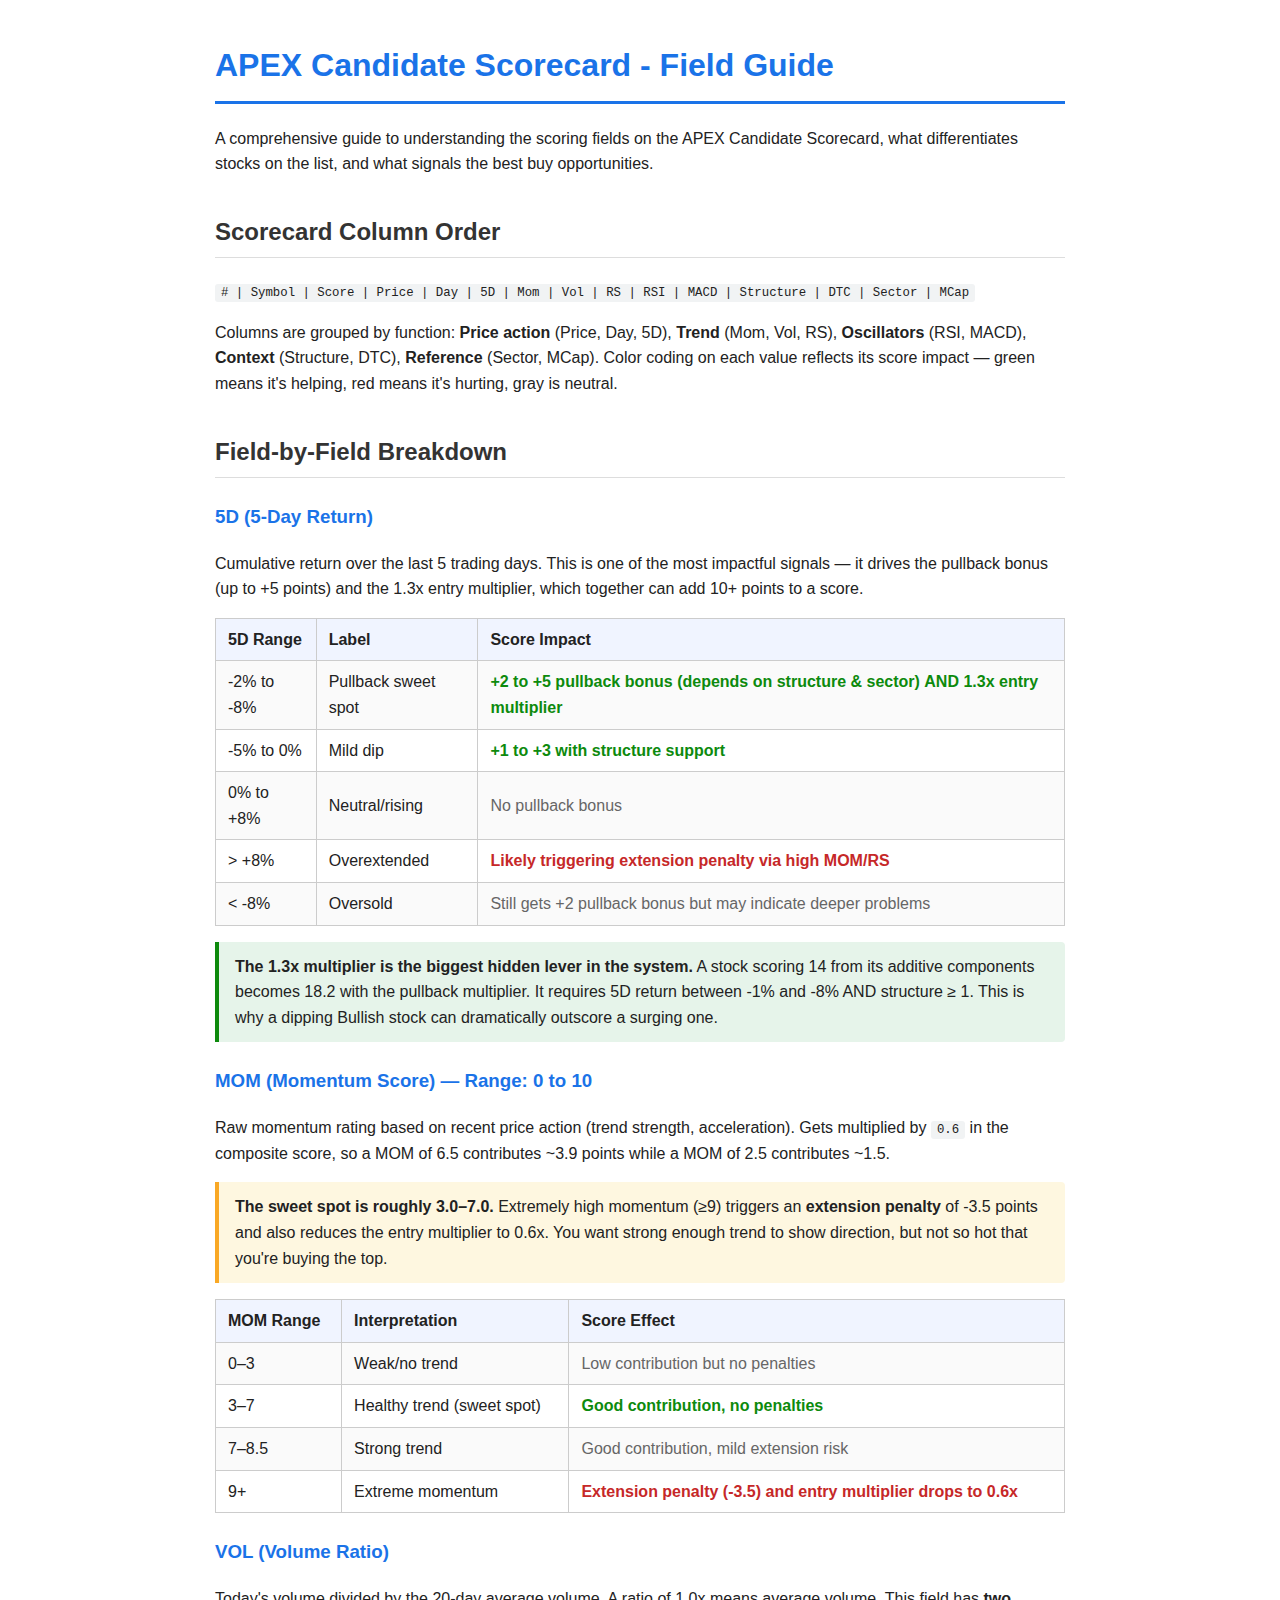
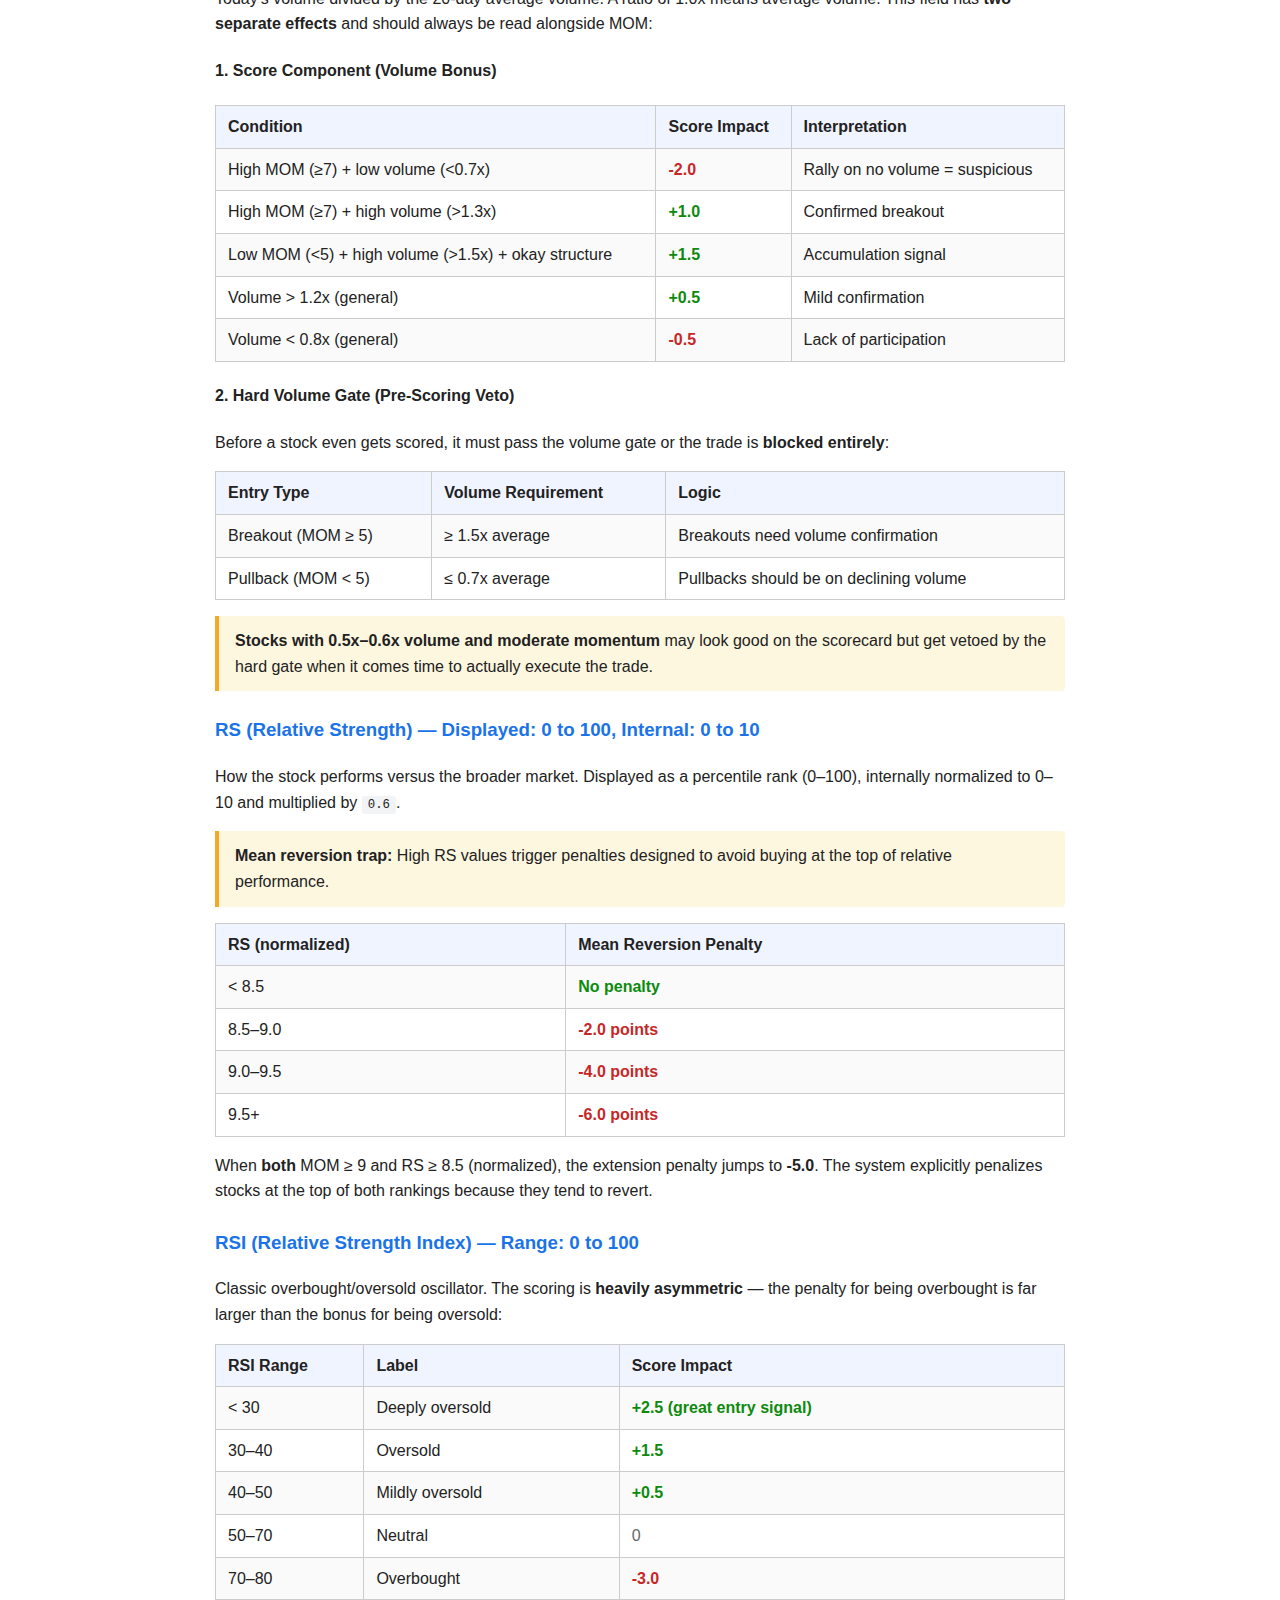
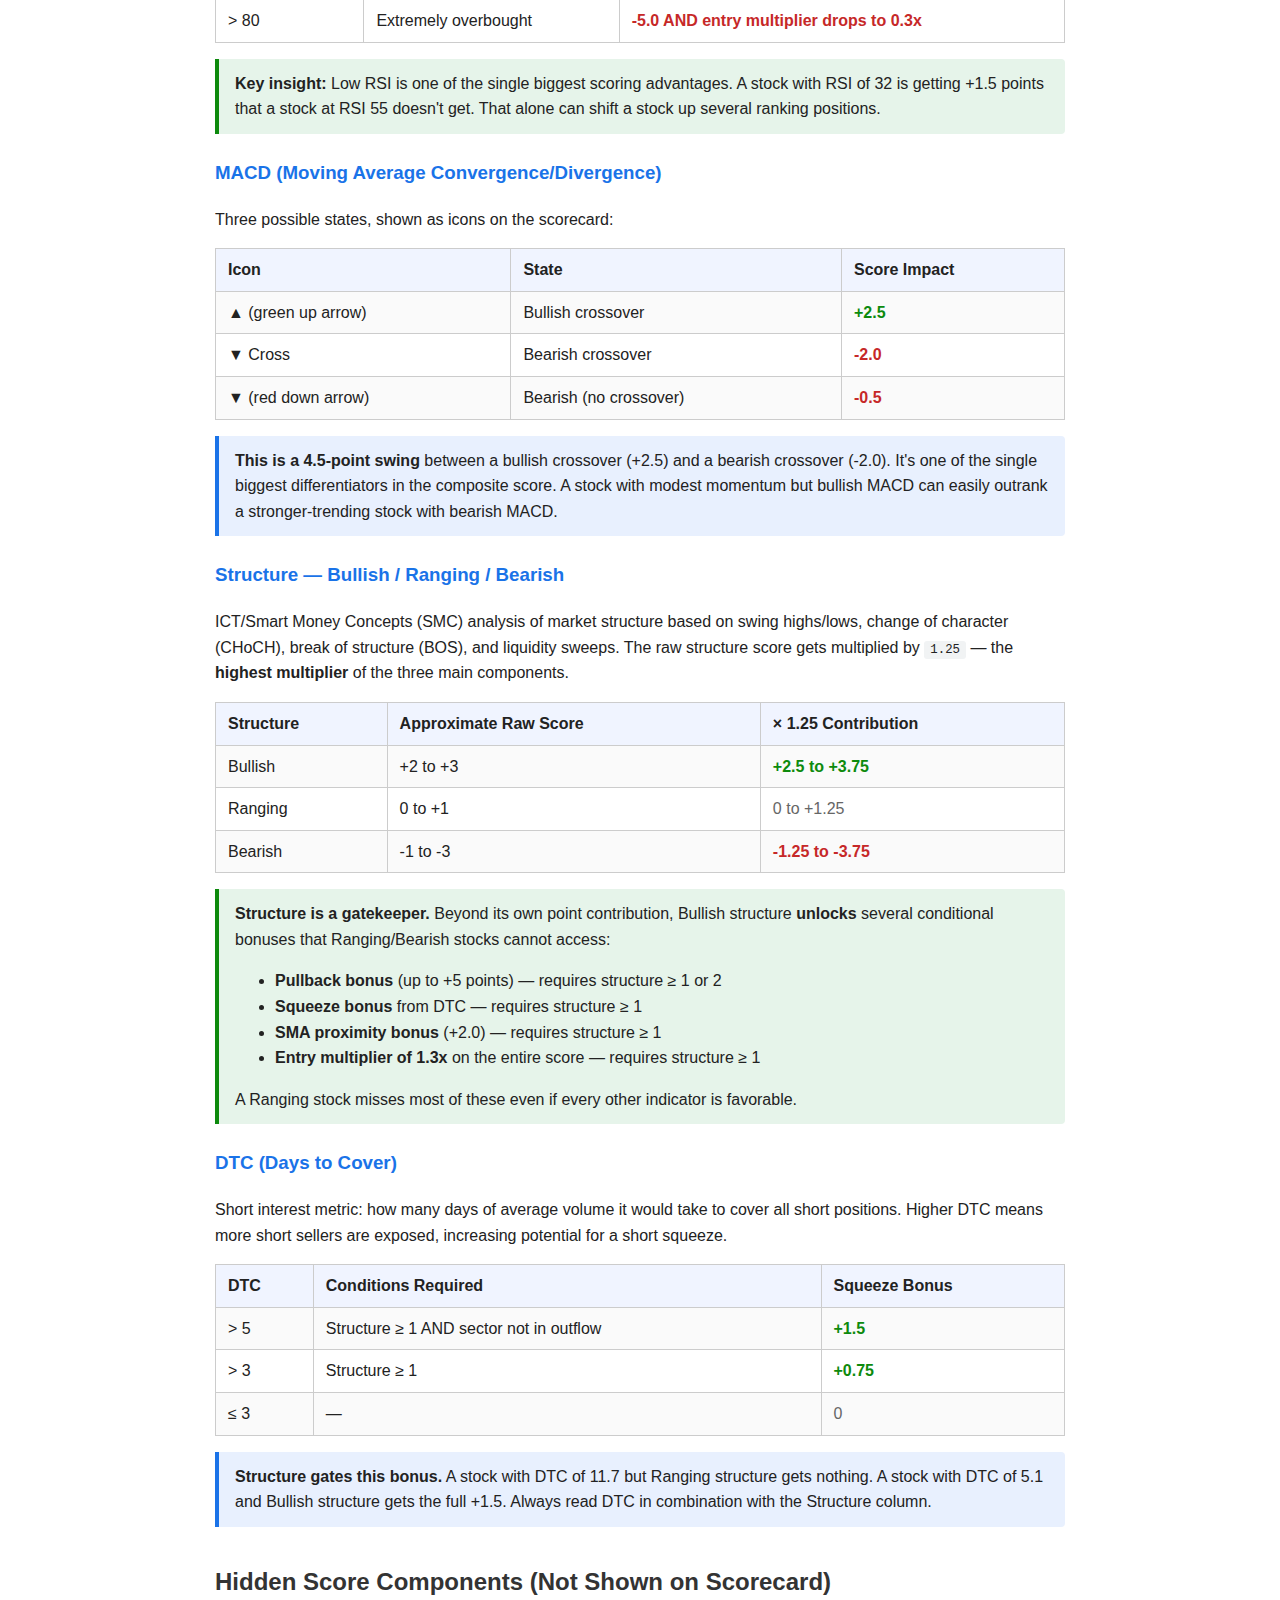
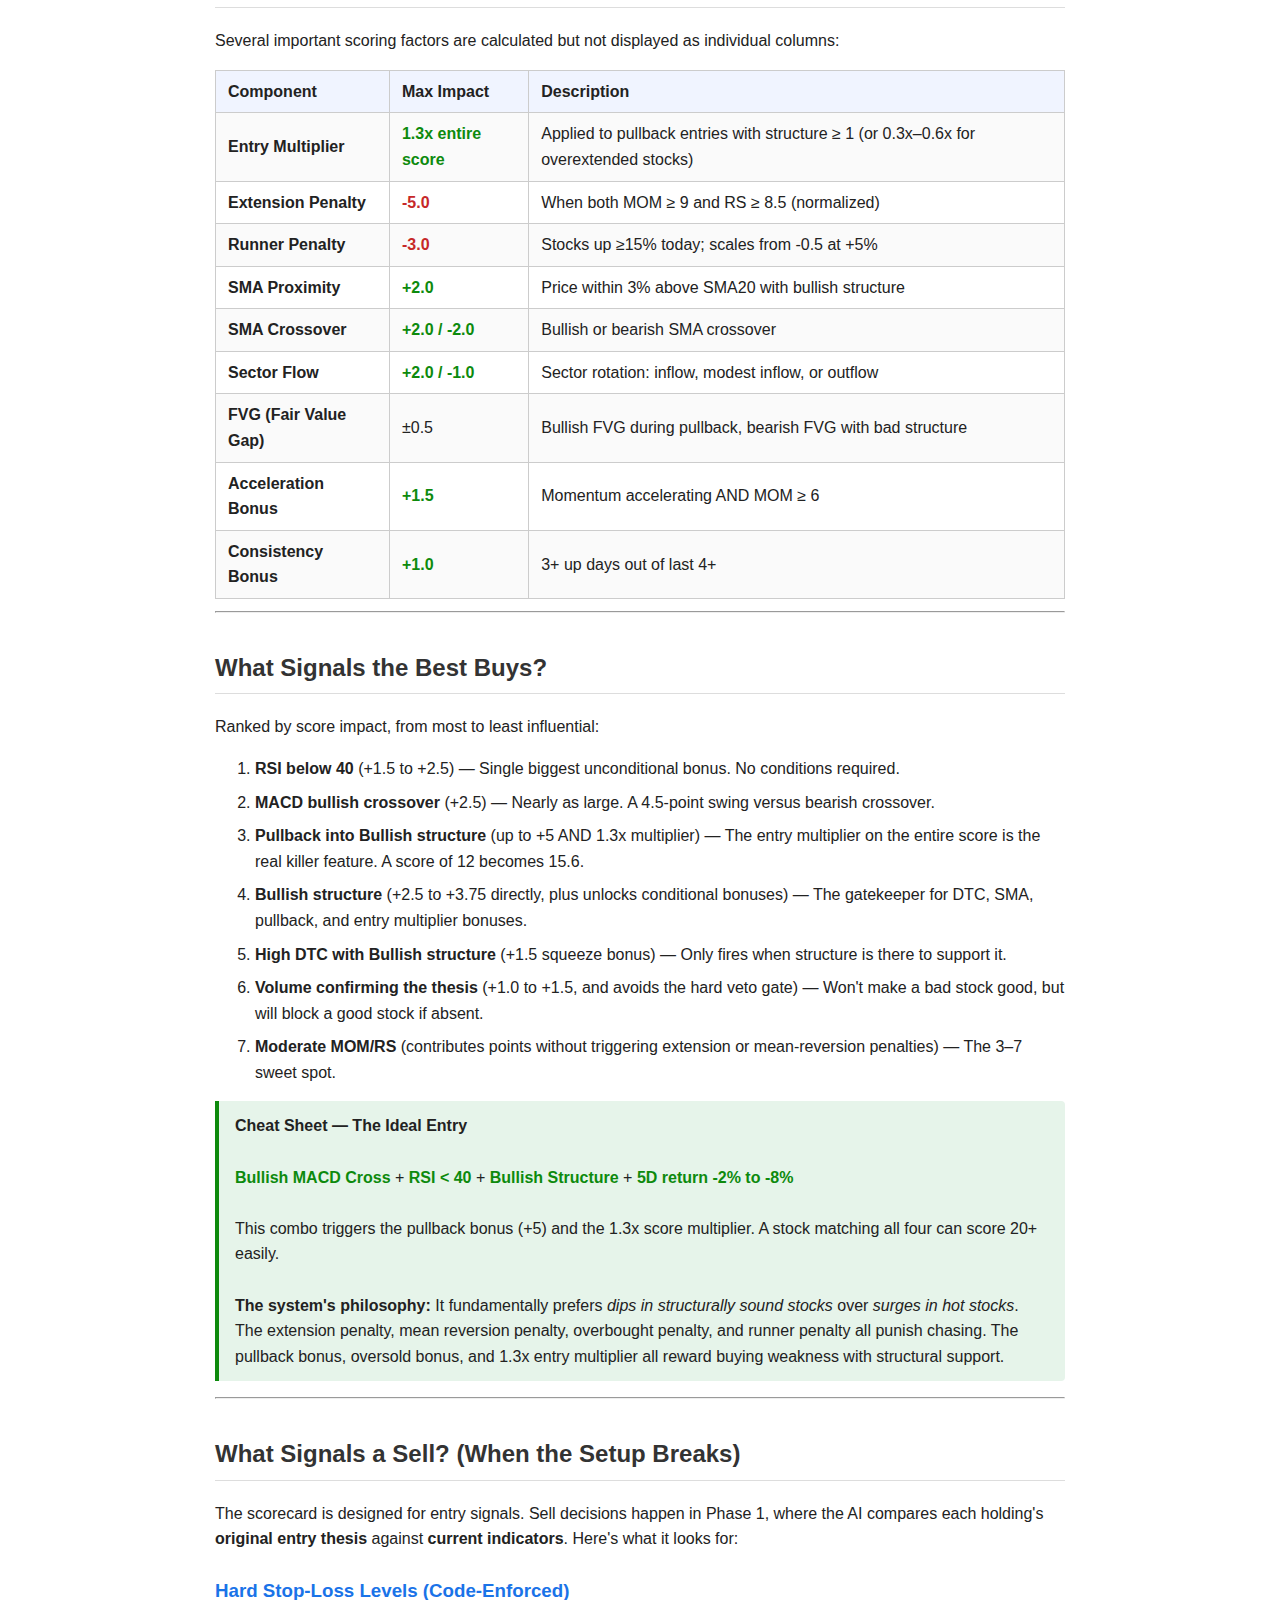
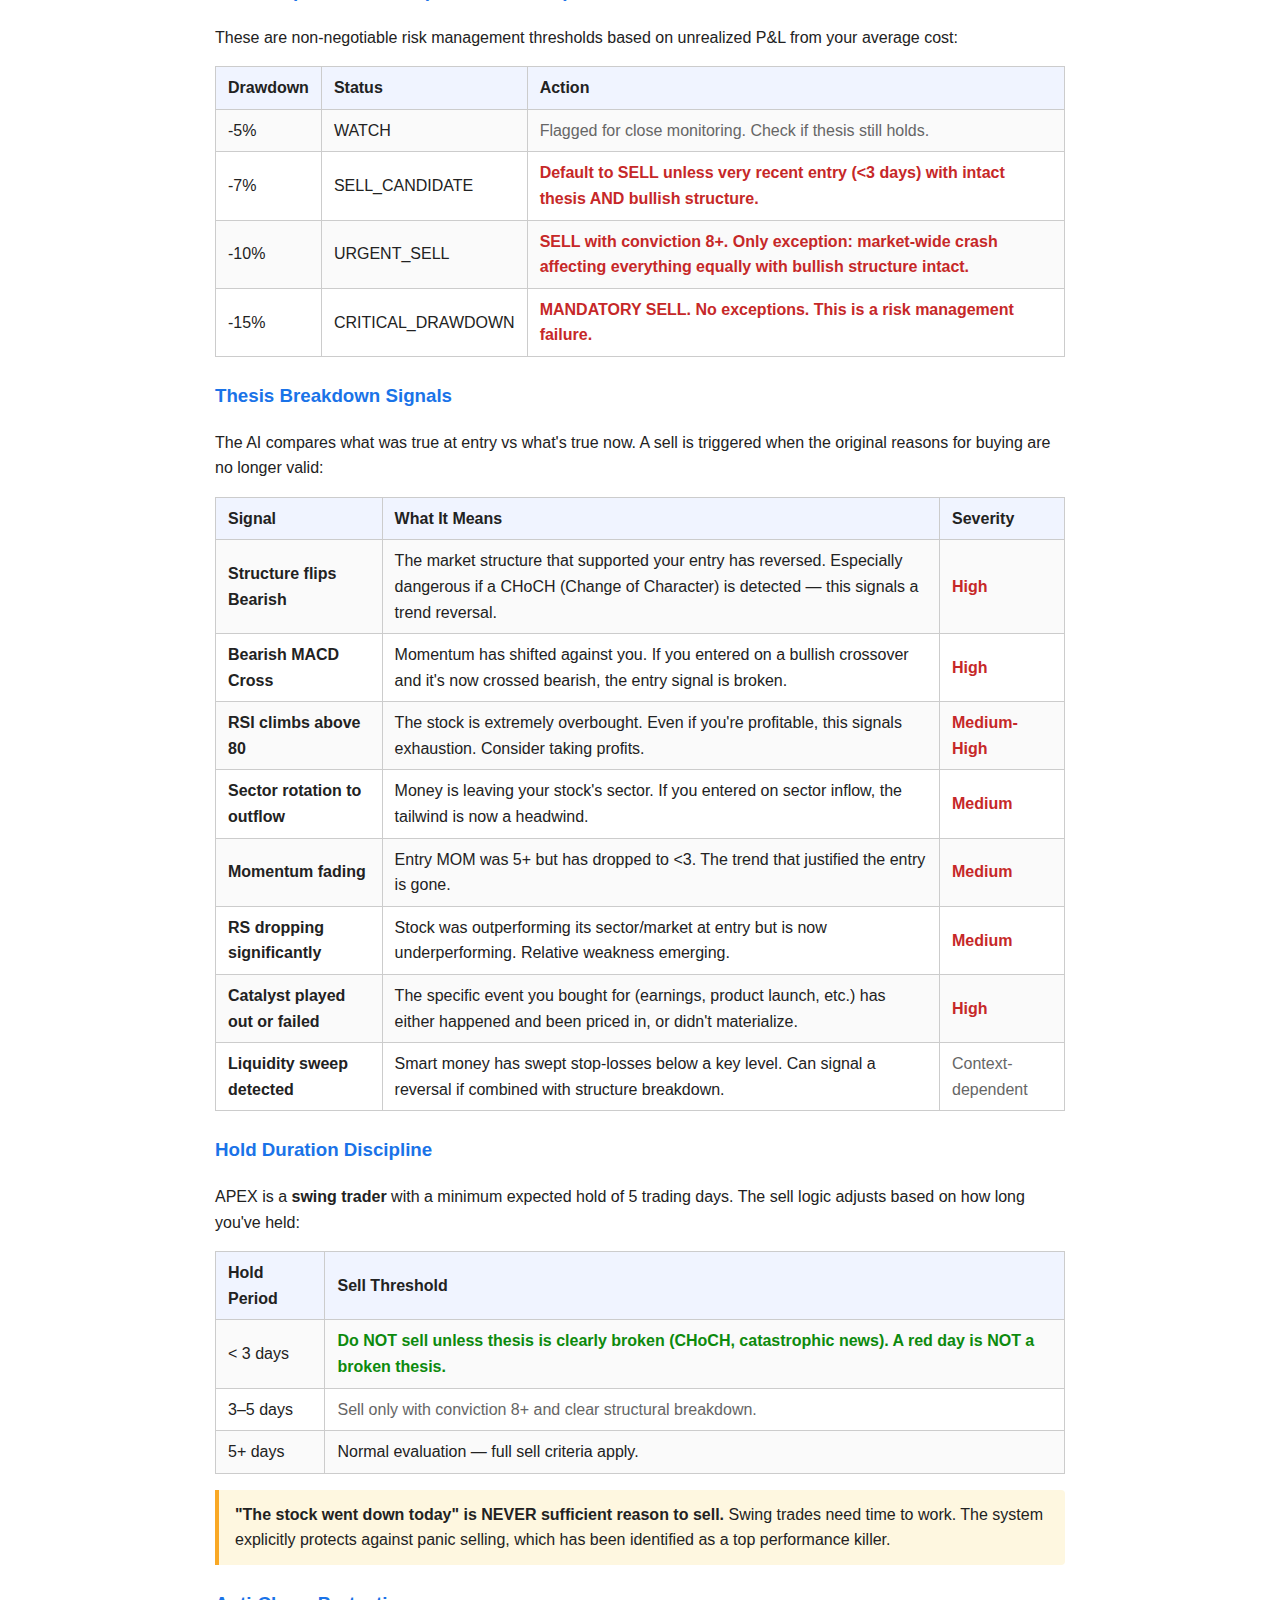
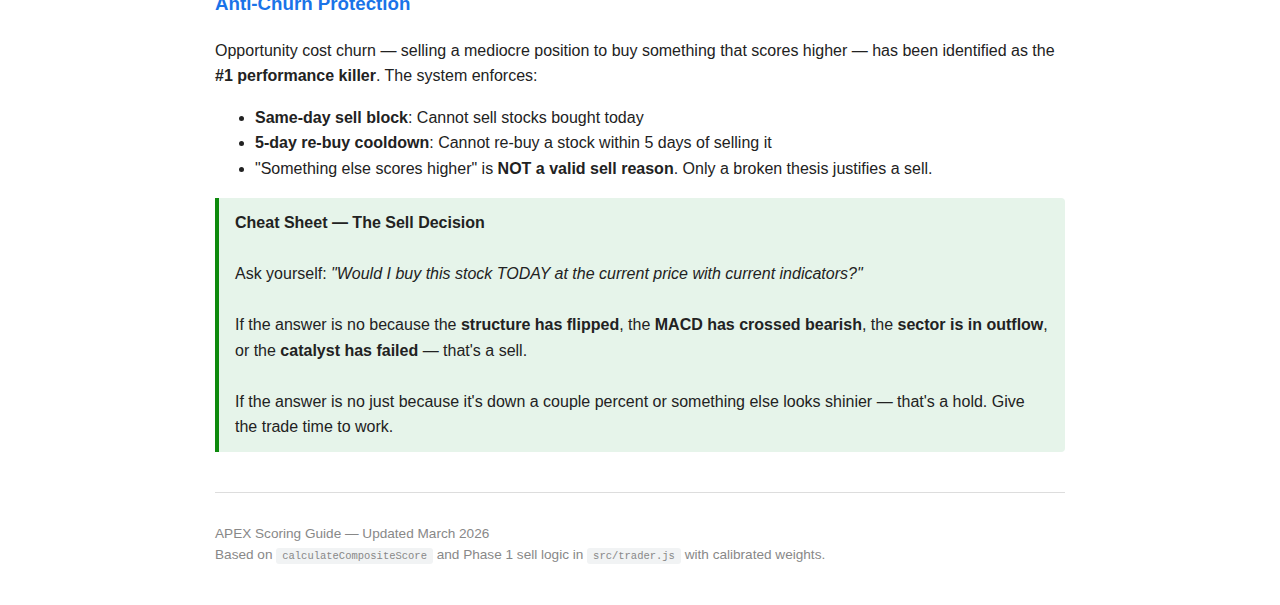
<file: APEX Scoring Guide.html>
<!DOCTYPE html>
<html>
<head>
<meta charset="utf-8">
<title>APEX Candidate Scorecard - Field Guide</title>
<style>
  body { font-family: 'Segoe UI', Arial, sans-serif; max-width: 850px; margin: 40px auto; padding: 0 20px; color: #222; line-height: 1.6; }
  h1 { color: #1a73e8; border-bottom: 3px solid #1a73e8; padding-bottom: 10px; }
  h2 { color: #333; margin-top: 36px; border-bottom: 1px solid #ddd; padding-bottom: 6px; }
  h3 { color: #1a73e8; margin-top: 24px; }
  table { border-collapse: collapse; width: 100%; margin: 12px 0; }
  th, td { border: 1px solid #ccc; padding: 8px 12px; text-align: left; }
  th { background: #f0f4ff; font-weight: 600; }
  tr:nth-child(even) { background: #fafafa; }
  .positive { color: #0d8a0d; font-weight: 600; }
  .negative { color: #c62828; font-weight: 600; }
  .neutral { color: #666; }
  .callout { background: #e8f0fe; border-left: 4px solid #1a73e8; padding: 12px 16px; margin: 16px 0; border-radius: 0 4px 4px 0; }
  .warning { background: #fef7e0; border-left: 4px solid #f9a825; padding: 12px 16px; margin: 16px 0; border-radius: 0 4px 4px 0; }
  .key-insight { background: #e6f4ea; border-left: 4px solid #0d8a0d; padding: 12px 16px; margin: 16px 0; border-radius: 0 4px 4px 0; }
  code { background: #f1f3f4; padding: 2px 6px; border-radius: 3px; font-size: 0.95em; }
  ol.priority li { margin-bottom: 8px; }
  .footer { margin-top: 40px; padding-top: 16px; border-top: 1px solid #ddd; color: #888; font-size: 0.85em; }
</style>
</head>
<body>

<h1>APEX Candidate Scorecard - Field Guide</h1>
<p>A comprehensive guide to understanding the scoring fields on the APEX Candidate Scorecard, what differentiates stocks on the list, and what signals the best buy opportunities.</p>

<h2>Scorecard Column Order</h2>
<p><code># | Symbol | Score | Price | Day | 5D | Mom | Vol | RS | RSI | MACD | Structure | DTC | Sector | MCap</code></p>
<p>Columns are grouped by function: <strong>Price action</strong> (Price, Day, 5D), <strong>Trend</strong> (Mom, Vol, RS), <strong>Oscillators</strong> (RSI, MACD), <strong>Context</strong> (Structure, DTC), <strong>Reference</strong> (Sector, MCap). Color coding on each value reflects its score impact &mdash; green means it's helping, red means it's hurting, gray is neutral.</p>

<h2>Field-by-Field Breakdown</h2>

<h3>5D (5-Day Return)</h3>
<p>Cumulative return over the last 5 trading days. This is one of the most impactful signals &mdash; it drives the pullback bonus (up to +5 points) and the 1.3x entry multiplier, which together can add 10+ points to a score.</p>

<table>
<tr><th>5D Range</th><th>Label</th><th>Score Impact</th></tr>
<tr><td>-2% to -8%</td><td>Pullback sweet spot</td><td class="positive"><strong>+2 to +5</strong> pullback bonus (depends on structure &amp; sector) <strong>AND 1.3x</strong> entry multiplier</td></tr>
<tr><td>-5% to 0%</td><td>Mild dip</td><td class="positive"><strong>+1 to +3</strong> with structure support</td></tr>
<tr><td>0% to +8%</td><td>Neutral/rising</td><td class="neutral">No pullback bonus</td></tr>
<tr><td>&gt; +8%</td><td>Overextended</td><td class="negative">Likely triggering extension penalty via high MOM/RS</td></tr>
<tr><td>&lt; -8%</td><td>Oversold</td><td class="neutral">Still gets +2 pullback bonus but may indicate deeper problems</td></tr>
</table>

<div class="key-insight">
<strong>The 1.3x multiplier is the biggest hidden lever in the system.</strong> A stock scoring 14 from its additive components becomes 18.2 with the pullback multiplier. It requires 5D return between -1% and -8% AND structure &ge; 1. This is why a dipping Bullish stock can dramatically outscore a surging one.
</div>

<h3>MOM (Momentum Score) &mdash; Range: 0 to 10</h3>
<p>Raw momentum rating based on recent price action (trend strength, acceleration). Gets multiplied by <code>0.6</code> in the composite score, so a MOM of 6.5 contributes ~3.9 points while a MOM of 2.5 contributes ~1.5.</p>

<div class="warning">
<strong>The sweet spot is roughly 3.0&ndash;7.0.</strong> Extremely high momentum (&ge;9) triggers an <strong>extension penalty</strong> of -3.5 points and also reduces the entry multiplier to 0.6x. You want strong enough trend to show direction, but not so hot that you're buying the top.
</div>

<table>
<tr><th>MOM Range</th><th>Interpretation</th><th>Score Effect</th></tr>
<tr><td>0&ndash;3</td><td>Weak/no trend</td><td class="neutral">Low contribution but no penalties</td></tr>
<tr><td>3&ndash;7</td><td>Healthy trend (sweet spot)</td><td class="positive">Good contribution, no penalties</td></tr>
<tr><td>7&ndash;8.5</td><td>Strong trend</td><td class="neutral">Good contribution, mild extension risk</td></tr>
<tr><td>9+</td><td>Extreme momentum</td><td class="negative">Extension penalty (-3.5) and entry multiplier drops to 0.6x</td></tr>
</table>

<h3>VOL (Volume Ratio)</h3>
<p>Today's volume divided by the 20-day average volume. A ratio of 1.0x means average volume. This field has <strong>two separate effects</strong> and should always be read alongside MOM:</p>

<h4>1. Score Component (Volume Bonus)</h4>
<table>
<tr><th>Condition</th><th>Score Impact</th><th>Interpretation</th></tr>
<tr><td>High MOM (&ge;7) + low volume (&lt;0.7x)</td><td class="negative"><strong>-2.0</strong></td><td>Rally on no volume = suspicious</td></tr>
<tr><td>High MOM (&ge;7) + high volume (&gt;1.3x)</td><td class="positive"><strong>+1.0</strong></td><td>Confirmed breakout</td></tr>
<tr><td>Low MOM (&lt;5) + high volume (&gt;1.5x) + okay structure</td><td class="positive"><strong>+1.5</strong></td><td>Accumulation signal</td></tr>
<tr><td>Volume &gt; 1.2x (general)</td><td class="positive"><strong>+0.5</strong></td><td>Mild confirmation</td></tr>
<tr><td>Volume &lt; 0.8x (general)</td><td class="negative"><strong>-0.5</strong></td><td>Lack of participation</td></tr>
</table>

<h4>2. Hard Volume Gate (Pre-Scoring Veto)</h4>
<p>Before a stock even gets scored, it must pass the volume gate or the trade is <strong>blocked entirely</strong>:</p>
<table>
<tr><th>Entry Type</th><th>Volume Requirement</th><th>Logic</th></tr>
<tr><td>Breakout (MOM &ge; 5)</td><td>&ge; 1.5x average</td><td>Breakouts need volume confirmation</td></tr>
<tr><td>Pullback (MOM &lt; 5)</td><td>&le; 0.7x average</td><td>Pullbacks should be on declining volume</td></tr>
</table>

<div class="warning">
<strong>Stocks with 0.5x&ndash;0.6x volume and moderate momentum</strong> may look good on the scorecard but get vetoed by the hard gate when it comes time to actually execute the trade.
</div>

<h3>RS (Relative Strength) &mdash; Displayed: 0 to 100, Internal: 0 to 10</h3>
<p>How the stock performs versus the broader market. Displayed as a percentile rank (0&ndash;100), internally normalized to 0&ndash;10 and multiplied by <code>0.6</code>.</p>

<div class="warning">
<strong>Mean reversion trap:</strong> High RS values trigger penalties designed to avoid buying at the top of relative performance.
</div>

<table>
<tr><th>RS (normalized)</th><th>Mean Reversion Penalty</th></tr>
<tr><td>&lt; 8.5</td><td class="positive">No penalty</td></tr>
<tr><td>8.5&ndash;9.0</td><td class="negative">-2.0 points</td></tr>
<tr><td>9.0&ndash;9.5</td><td class="negative">-4.0 points</td></tr>
<tr><td>9.5+</td><td class="negative">-6.0 points</td></tr>
</table>

<p>When <strong>both</strong> MOM &ge; 9 and RS &ge; 8.5 (normalized), the extension penalty jumps to <strong>-5.0</strong>. The system explicitly penalizes stocks at the top of both rankings because they tend to revert.</p>

<h3>RSI (Relative Strength Index) &mdash; Range: 0 to 100</h3>
<p>Classic overbought/oversold oscillator. The scoring is <strong>heavily asymmetric</strong> &mdash; the penalty for being overbought is far larger than the bonus for being oversold:</p>

<table>
<tr><th>RSI Range</th><th>Label</th><th>Score Impact</th></tr>
<tr><td>&lt; 30</td><td>Deeply oversold</td><td class="positive"><strong>+2.5</strong> (great entry signal)</td></tr>
<tr><td>30&ndash;40</td><td>Oversold</td><td class="positive"><strong>+1.5</strong></td></tr>
<tr><td>40&ndash;50</td><td>Mildly oversold</td><td class="positive"><strong>+0.5</strong></td></tr>
<tr><td>50&ndash;70</td><td>Neutral</td><td class="neutral">0</td></tr>
<tr><td>70&ndash;80</td><td>Overbought</td><td class="negative"><strong>-3.0</strong></td></tr>
<tr><td>&gt; 80</td><td>Extremely overbought</td><td class="negative"><strong>-5.0</strong> AND entry multiplier drops to 0.3x</td></tr>
</table>

<div class="key-insight">
<strong>Key insight:</strong> Low RSI is one of the single biggest scoring advantages. A stock with RSI of 32 is getting +1.5 points that a stock at RSI 55 doesn't get. That alone can shift a stock up several ranking positions.
</div>

<h3>MACD (Moving Average Convergence/Divergence)</h3>
<p>Three possible states, shown as icons on the scorecard:</p>

<table>
<tr><th>Icon</th><th>State</th><th>Score Impact</th></tr>
<tr><td>&#9650; (green up arrow)</td><td>Bullish crossover</td><td class="positive"><strong>+2.5</strong></td></tr>
<tr><td>&#9660; Cross</td><td>Bearish crossover</td><td class="negative"><strong>-2.0</strong></td></tr>
<tr><td>&#9660; (red down arrow)</td><td>Bearish (no crossover)</td><td class="negative"><strong>-0.5</strong></td></tr>
</table>

<div class="callout">
<strong>This is a 4.5-point swing</strong> between a bullish crossover (+2.5) and a bearish crossover (-2.0). It's one of the single biggest differentiators in the composite score. A stock with modest momentum but bullish MACD can easily outrank a stronger-trending stock with bearish MACD.
</div>

<h3>Structure &mdash; Bullish / Ranging / Bearish</h3>
<p>ICT/Smart Money Concepts (SMC) analysis of market structure based on swing highs/lows, change of character (CHoCH), break of structure (BOS), and liquidity sweeps. The raw structure score gets multiplied by <code>1.25</code> &mdash; the <strong>highest multiplier</strong> of the three main components.</p>

<table>
<tr><th>Structure</th><th>Approximate Raw Score</th><th>&times; 1.25 Contribution</th></tr>
<tr><td>Bullish</td><td>+2 to +3</td><td class="positive">+2.5 to +3.75</td></tr>
<tr><td>Ranging</td><td>0 to +1</td><td class="neutral">0 to +1.25</td></tr>
<tr><td>Bearish</td><td>-1 to -3</td><td class="negative">-1.25 to -3.75</td></tr>
</table>

<div class="key-insight">
<strong>Structure is a gatekeeper.</strong> Beyond its own point contribution, Bullish structure <strong>unlocks</strong> several conditional bonuses that Ranging/Bearish stocks cannot access:
<ul>
<li><strong>Pullback bonus</strong> (up to +5 points) &mdash; requires structure &ge; 1 or 2</li>
<li><strong>Squeeze bonus</strong> from DTC &mdash; requires structure &ge; 1</li>
<li><strong>SMA proximity bonus</strong> (+2.0) &mdash; requires structure &ge; 1</li>
<li><strong>Entry multiplier of 1.3x</strong> on the entire score &mdash; requires structure &ge; 1</li>
</ul>
A Ranging stock misses most of these even if every other indicator is favorable.
</div>

<h3>DTC (Days to Cover)</h3>
<p>Short interest metric: how many days of average volume it would take to cover all short positions. Higher DTC means more short sellers are exposed, increasing potential for a short squeeze.</p>

<table>
<tr><th>DTC</th><th>Conditions Required</th><th>Squeeze Bonus</th></tr>
<tr><td>&gt; 5</td><td>Structure &ge; 1 AND sector not in outflow</td><td class="positive"><strong>+1.5</strong></td></tr>
<tr><td>&gt; 3</td><td>Structure &ge; 1</td><td class="positive"><strong>+0.75</strong></td></tr>
<tr><td>&le; 3</td><td>&mdash;</td><td class="neutral">0</td></tr>
</table>

<div class="callout">
<strong>Structure gates this bonus.</strong> A stock with DTC of 11.7 but Ranging structure gets nothing. A stock with DTC of 5.1 and Bullish structure gets the full +1.5. Always read DTC in combination with the Structure column.
</div>

<h2>Hidden Score Components (Not Shown on Scorecard)</h2>
<p>Several important scoring factors are calculated but not displayed as individual columns:</p>

<table>
<tr><th>Component</th><th>Max Impact</th><th>Description</th></tr>
<tr><td><strong>Entry Multiplier</strong></td><td class="positive">1.3x entire score</td><td>Applied to pullback entries with structure &ge; 1 (or 0.3x&ndash;0.6x for overextended stocks)</td></tr>
<tr><td><strong>Extension Penalty</strong></td><td class="negative">-5.0</td><td>When both MOM &ge; 9 and RS &ge; 8.5 (normalized)</td></tr>
<tr><td><strong>Runner Penalty</strong></td><td class="negative">-3.0</td><td>Stocks up &ge;15% today; scales from -0.5 at +5%</td></tr>
<tr><td><strong>SMA Proximity</strong></td><td class="positive">+2.0</td><td>Price within 3% above SMA20 with bullish structure</td></tr>
<tr><td><strong>SMA Crossover</strong></td><td class="positive">+2.0 / -2.0</td><td>Bullish or bearish SMA crossover</td></tr>
<tr><td><strong>Sector Flow</strong></td><td class="positive">+2.0 / -1.0</td><td>Sector rotation: inflow, modest inflow, or outflow</td></tr>
<tr><td><strong>FVG (Fair Value Gap)</strong></td><td>&plusmn;0.5</td><td>Bullish FVG during pullback, bearish FVG with bad structure</td></tr>
<tr><td><strong>Acceleration Bonus</strong></td><td class="positive">+1.5</td><td>Momentum accelerating AND MOM &ge; 6</td></tr>
<tr><td><strong>Consistency Bonus</strong></td><td class="positive">+1.0</td><td>3+ up days out of last 4+</td></tr>
</table>

<hr>

<h2>What Signals the Best Buys?</h2>
<p>Ranked by score impact, from most to least influential:</p>

<ol class="priority">
<li><strong>RSI below 40</strong> (+1.5 to +2.5) &mdash; Single biggest unconditional bonus. No conditions required.</li>
<li><strong>MACD bullish crossover</strong> (+2.5) &mdash; Nearly as large. A 4.5-point swing versus bearish crossover.</li>
<li><strong>Pullback into Bullish structure</strong> (up to +5 AND 1.3x multiplier) &mdash; The entry multiplier on the entire score is the real killer feature. A score of 12 becomes 15.6.</li>
<li><strong>Bullish structure</strong> (+2.5 to +3.75 directly, plus unlocks conditional bonuses) &mdash; The gatekeeper for DTC, SMA, pullback, and entry multiplier bonuses.</li>
<li><strong>High DTC with Bullish structure</strong> (+1.5 squeeze bonus) &mdash; Only fires when structure is there to support it.</li>
<li><strong>Volume confirming the thesis</strong> (+1.0 to +1.5, and avoids the hard veto gate) &mdash; Won't make a bad stock good, but will block a good stock if absent.</li>
<li><strong>Moderate MOM/RS</strong> (contributes points without triggering extension or mean-reversion penalties) &mdash; The 3&ndash;7 sweet spot.</li>
</ol>

<div class="key-insight">
<strong>Cheat Sheet &mdash; The Ideal Entry</strong><br><br>
<strong style="color:#0d8a0d">Bullish MACD Cross</strong> + <strong style="color:#0d8a0d">RSI &lt; 40</strong> + <strong style="color:#0d8a0d">Bullish Structure</strong> + <strong style="color:#0d8a0d">5D return -2% to -8%</strong><br><br>
This combo triggers the pullback bonus (+5) and the 1.3x score multiplier. A stock matching all four can score 20+ easily.
<br><br>
<strong>The system's philosophy:</strong> It fundamentally prefers <em>dips in structurally sound stocks</em> over <em>surges in hot stocks</em>. The extension penalty, mean reversion penalty, overbought penalty, and runner penalty all punish chasing. The pullback bonus, oversold bonus, and 1.3x entry multiplier all reward buying weakness with structural support.
</div>

<hr>

<h2>What Signals a Sell? (When the Setup Breaks)</h2>
<p>The scorecard is designed for entry signals. Sell decisions happen in Phase 1, where the AI compares each holding's <strong>original entry thesis</strong> against <strong>current indicators</strong>. Here's what it looks for:</p>

<h3>Hard Stop-Loss Levels (Code-Enforced)</h3>
<p>These are non-negotiable risk management thresholds based on unrealized P&amp;L from your average cost:</p>

<table>
<tr><th>Drawdown</th><th>Status</th><th>Action</th></tr>
<tr><td>-5%</td><td>WATCH</td><td class="neutral">Flagged for close monitoring. Check if thesis still holds.</td></tr>
<tr><td>-7%</td><td>SELL_CANDIDATE</td><td class="negative">Default to SELL unless very recent entry (&lt;3 days) with intact thesis AND bullish structure.</td></tr>
<tr><td>-10%</td><td>URGENT_SELL</td><td class="negative"><strong>SELL with conviction 8+.</strong> Only exception: market-wide crash affecting everything equally with bullish structure intact.</td></tr>
<tr><td>-15%</td><td>CRITICAL_DRAWDOWN</td><td class="negative"><strong>MANDATORY SELL. No exceptions.</strong> This is a risk management failure.</td></tr>
</table>

<h3>Thesis Breakdown Signals</h3>
<p>The AI compares what was true at entry vs what's true now. A sell is triggered when the original reasons for buying are no longer valid:</p>

<table>
<tr><th>Signal</th><th>What It Means</th><th>Severity</th></tr>
<tr><td><strong>Structure flips Bearish</strong></td><td>The market structure that supported your entry has reversed. Especially dangerous if a CHoCH (Change of Character) is detected &mdash; this signals a trend reversal.</td><td class="negative">High</td></tr>
<tr><td><strong>Bearish MACD Cross</strong></td><td>Momentum has shifted against you. If you entered on a bullish crossover and it's now crossed bearish, the entry signal is broken.</td><td class="negative">High</td></tr>
<tr><td><strong>RSI climbs above 80</strong></td><td>The stock is extremely overbought. Even if you're profitable, this signals exhaustion. Consider taking profits.</td><td class="negative">Medium-High</td></tr>
<tr><td><strong>Sector rotation to outflow</strong></td><td>Money is leaving your stock's sector. If you entered on sector inflow, the tailwind is now a headwind.</td><td class="negative">Medium</td></tr>
<tr><td><strong>Momentum fading</strong></td><td>Entry MOM was 5+ but has dropped to &lt;3. The trend that justified the entry is gone.</td><td class="negative">Medium</td></tr>
<tr><td><strong>RS dropping significantly</strong></td><td>Stock was outperforming its sector/market at entry but is now underperforming. Relative weakness emerging.</td><td class="negative">Medium</td></tr>
<tr><td><strong>Catalyst played out or failed</strong></td><td>The specific event you bought for (earnings, product launch, etc.) has either happened and been priced in, or didn't materialize.</td><td class="negative">High</td></tr>
<tr><td><strong>Liquidity sweep detected</strong></td><td>Smart money has swept stop-losses below a key level. Can signal a reversal if combined with structure breakdown.</td><td class="neutral">Context-dependent</td></tr>
</table>

<h3>Hold Duration Discipline</h3>
<p>APEX is a <strong>swing trader</strong> with a minimum expected hold of 5 trading days. The sell logic adjusts based on how long you've held:</p>

<table>
<tr><th>Hold Period</th><th>Sell Threshold</th></tr>
<tr><td>&lt; 3 days</td><td class="positive">Do NOT sell unless thesis is <strong>clearly broken</strong> (CHoCH, catastrophic news). A red day is NOT a broken thesis.</td></tr>
<tr><td>3&ndash;5 days</td><td class="neutral">Sell only with conviction 8+ and clear structural breakdown.</td></tr>
<tr><td>5+ days</td><td>Normal evaluation &mdash; full sell criteria apply.</td></tr>
</table>

<div class="warning">
<strong>"The stock went down today" is NEVER sufficient reason to sell.</strong> Swing trades need time to work. The system explicitly protects against panic selling, which has been identified as a top performance killer.
</div>

<h3>Anti-Churn Protection</h3>
<p>Opportunity cost churn &mdash; selling a mediocre position to buy something that scores higher &mdash; has been identified as the <strong>#1 performance killer</strong>. The system enforces:</p>
<ul>
<li><strong>Same-day sell block</strong>: Cannot sell stocks bought today</li>
<li><strong>5-day re-buy cooldown</strong>: Cannot re-buy a stock within 5 days of selling it</li>
<li>"Something else scores higher" is <strong>NOT a valid sell reason</strong>. Only a broken thesis justifies a sell.</li>
</ul>

<div class="key-insight">
<strong>Cheat Sheet &mdash; The Sell Decision</strong><br><br>
Ask yourself: <em>"Would I buy this stock TODAY at the current price with current indicators?"</em><br><br>
If the answer is no because the <strong>structure has flipped</strong>, the <strong>MACD has crossed bearish</strong>, the <strong>sector is in outflow</strong>, or the <strong>catalyst has failed</strong> &mdash; that's a sell.<br><br>
If the answer is no just because it's down a couple percent or something else looks shinier &mdash; that's a hold. Give the trade time to work.
</div>

<div class="footer">
<p>APEX Scoring Guide &mdash; Updated March 2026<br>
Based on <code>calculateCompositeScore</code> and Phase 1 sell logic in <code>src/trader.js</code> with calibrated weights.</p>
</div>

</body>
</html>
</file>
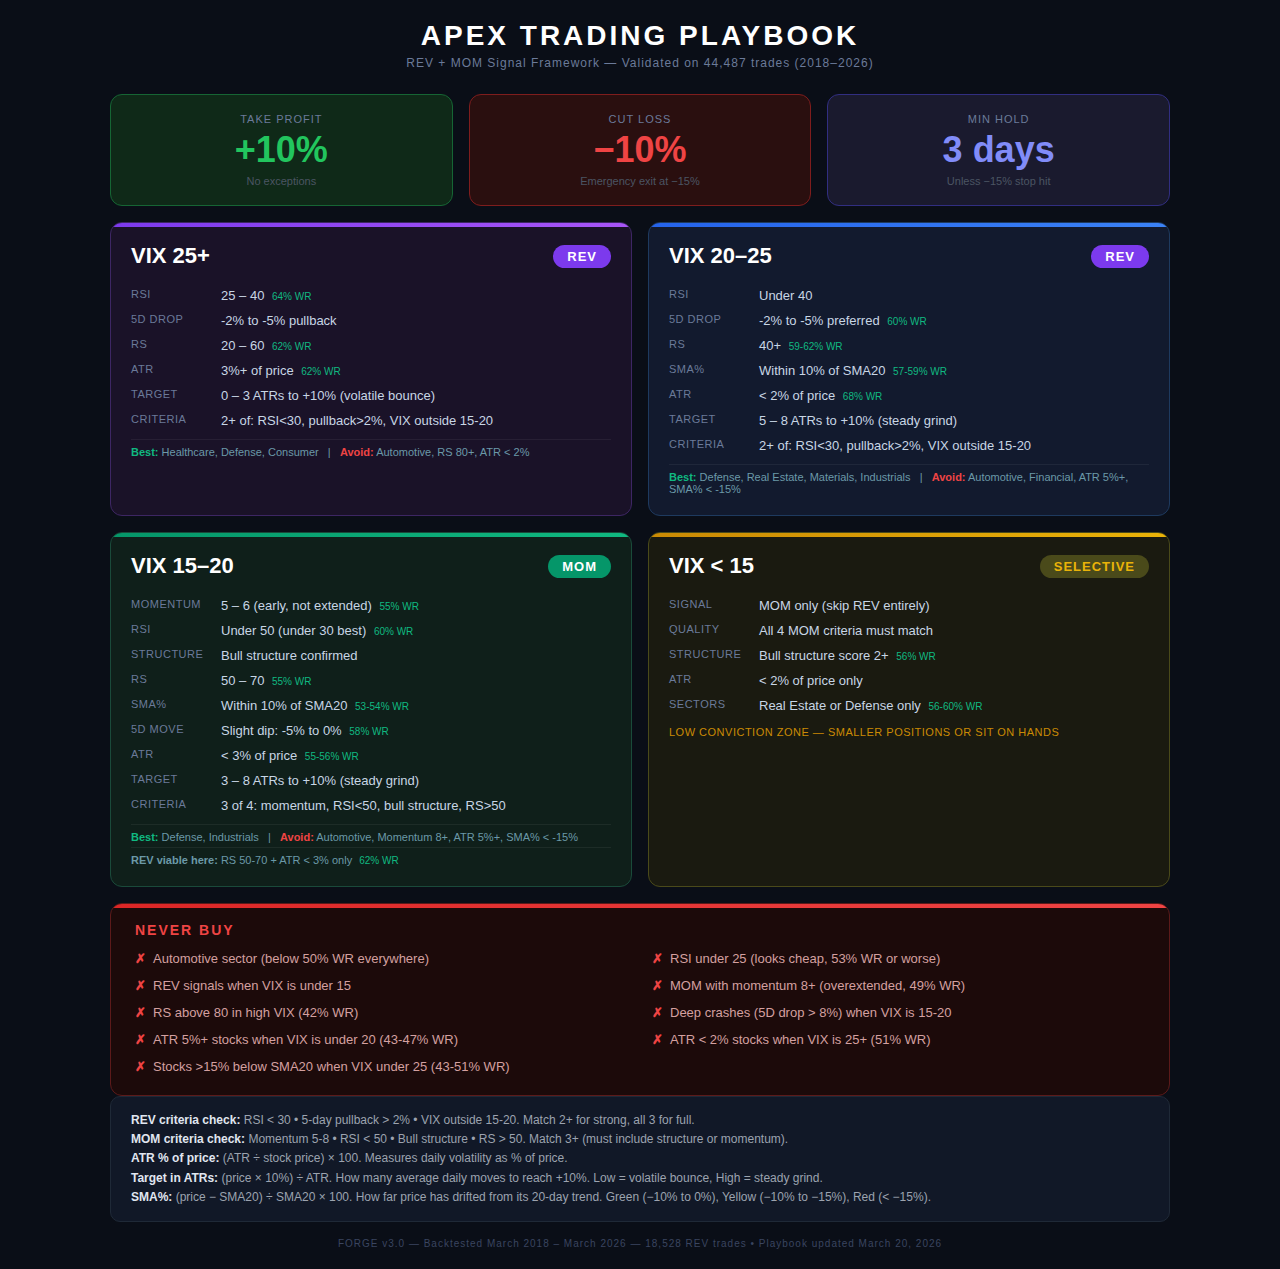
<file: playbook.html>
<!DOCTYPE html>
<html lang="en">
<head>
<meta charset="UTF-8">
<meta name="viewport" content="width=device-width, initial-scale=1.0">
<title>APEX Trading Playbook</title>
<style>
  @media print {
    body { margin: 0; }
    .page-break { page-break-after: always; }
  }
  * { box-sizing: border-box; margin: 0; padding: 0; }
  body {
    font-family: 'Segoe UI', Arial, sans-serif;
    background: #0a0e17;
    color: #e0e6f0;
    padding: 20px;
    max-width: 1100px;
    margin: 0 auto;
  }
  h1 {
    text-align: center;
    font-size: 28px;
    letter-spacing: 3px;
    color: #fff;
    margin-bottom: 4px;
    text-transform: uppercase;
  }
  .subtitle {
    text-align: center;
    color: #6b7a99;
    font-size: 12px;
    margin-bottom: 24px;
    letter-spacing: 1px;
  }
  .grid {
    display: grid;
    grid-template-columns: 1fr 1fr;
    gap: 16px;
    margin-bottom: 16px;
  }
  .card {
    border-radius: 12px;
    padding: 20px;
    position: relative;
    overflow: hidden;
  }
  .card::before {
    content: '';
    position: absolute;
    top: 0; left: 0; right: 0;
    height: 4px;
  }
  .card-fear { background: #1a1228; border: 1px solid #3d2663; }
  .card-fear::before { background: linear-gradient(90deg, #7c3aed, #a855f7); }
  .card-elevated { background: #121a2e; border: 1px solid #1e3a5f; }
  .card-elevated::before { background: linear-gradient(90deg, #2563eb, #3b82f6); }
  .card-normal { background: #0f1f1a; border: 1px solid #1a4a3a; }
  .card-normal::before { background: linear-gradient(90deg, #059669, #10b981); }
  .card-calm { background: #1a1a10; border: 1px solid #4a4a1a; }
  .card-calm::before { background: linear-gradient(90deg, #ca8a04, #eab308); }
  .card-header {
    display: flex;
    justify-content: space-between;
    align-items: center;
    margin-bottom: 14px;
  }
  .vix-label {
    font-size: 22px;
    font-weight: 700;
    color: #fff;
  }
  .signal-badge {
    font-size: 13px;
    font-weight: 700;
    padding: 4px 14px;
    border-radius: 20px;
    letter-spacing: 1px;
  }
  .badge-rev { background: #7c3aed; color: #fff; }
  .badge-mom { background: #059669; color: #fff; }
  .badge-skip { background: #4a4a1a; color: #eab308; }
  .criteria-table {
    width: 100%;
    font-size: 13px;
    border-collapse: collapse;
  }
  .criteria-table td {
    padding: 5px 0;
    vertical-align: top;
  }
  .criteria-table td:first-child {
    color: #6b7a99;
    width: 90px;
    font-size: 11px;
    text-transform: uppercase;
    letter-spacing: 0.5px;
    padding-right: 8px;
  }
  .criteria-table td:last-child {
    color: #c8d6e5;
    font-weight: 500;
  }
  .wr-tag {
    display: inline-block;
    font-size: 10px;
    color: #10b981;
    margin-left: 4px;
    font-weight: 400;
  }
  .sectors {
    font-size: 11px;
    color: #6b99a8;
    margin-top: 6px;
    padding-top: 6px;
    border-top: 1px solid rgba(255,255,255,0.06);
  }
  .sectors strong { color: #10b981; }
  /* Exit rules */
  .exit-section {
    display: grid;
    grid-template-columns: 1fr 1fr 1fr;
    gap: 16px;
    margin-bottom: 16px;
  }
  .exit-card {
    border-radius: 12px;
    padding: 18px;
    text-align: center;
  }
  .exit-profit { background: #0f2918; border: 1px solid #166534; }
  .exit-loss { background: #2a0f0f; border: 1px solid #7f1d1d; }
  .exit-hold { background: #1a1a2e; border: 1px solid #312e81; }
  .exit-value {
    font-size: 36px;
    font-weight: 800;
    margin: 4px 0;
  }
  .exit-profit .exit-value { color: #22c55e; }
  .exit-loss .exit-value { color: #ef4444; }
  .exit-hold .exit-value { color: #818cf8; }
  .exit-label {
    font-size: 11px;
    text-transform: uppercase;
    letter-spacing: 1px;
    color: #6b7a99;
  }
  .exit-sub {
    font-size: 11px;
    color: #4b5563;
    margin-top: 2px;
  }
  /* Never buy */
  .never-section {
    background: #1c0a0a;
    border: 1px solid #5c1a1a;
    border-radius: 12px;
    padding: 18px 24px;
    position: relative;
    overflow: hidden;
  }
  .never-section::before {
    content: '';
    position: absolute;
    top: 0; left: 0; right: 0;
    height: 4px;
    background: linear-gradient(90deg, #dc2626, #ef4444);
  }
  .never-title {
    font-size: 14px;
    font-weight: 700;
    color: #ef4444;
    text-transform: uppercase;
    letter-spacing: 2px;
    margin-bottom: 10px;
  }
  .never-grid {
    display: grid;
    grid-template-columns: 1fr 1fr;
    gap: 6px 24px;
    font-size: 13px;
  }
  .never-item {
    color: #d4a0a0;
    padding: 3px 0;
    padding-left: 18px;
    position: relative;
  }
  .never-item::before {
    content: '\2717';
    position: absolute;
    left: 0;
    color: #ef4444;
    font-weight: bold;
  }
  .footer {
    text-align: center;
    color: #3a4560;
    font-size: 10px;
    margin-top: 16px;
    letter-spacing: 1px;
  }
  .quality-note {
    background: #111827;
    border: 1px solid #1f2937;
    border-radius: 10px;
    padding: 14px 20px;
    margin-bottom: 16px;
    font-size: 12px;
    color: #9ca3af;
    line-height: 1.6;
  }
  .quality-note strong { color: #e0e6f0; }
</style>
</head>
<body>

<h1>APEX Trading Playbook</h1>
<div class="subtitle">REV + MOM Signal Framework &mdash; Validated on 44,487 trades (2018&ndash;2026)</div>

<!-- Exit Rules -->
<div class="exit-section">
  <div class="exit-card exit-profit">
    <div class="exit-label">Take Profit</div>
    <div class="exit-value">+10%</div>
    <div class="exit-sub">No exceptions</div>
  </div>
  <div class="exit-card exit-loss">
    <div class="exit-label">Cut Loss</div>
    <div class="exit-value">&minus;10%</div>
    <div class="exit-sub">Emergency exit at &minus;15%</div>
  </div>
  <div class="exit-card exit-hold">
    <div class="exit-label">Min Hold</div>
    <div class="exit-value">3 days</div>
    <div class="exit-sub">Unless &minus;15% stop hit</div>
  </div>
</div>

<!-- Entry zones -->
<div class="grid">

  <!-- VIX 25+ -->
  <div class="card card-fear">
    <div class="card-header">
      <span class="vix-label">VIX 25+</span>
      <span class="signal-badge badge-rev">REV</span>
    </div>
    <table class="criteria-table">
      <tr><td>RSI</td><td>25 &ndash; 40 <span class="wr-tag">64% WR</span></td></tr>
      <tr><td>5D Drop</td><td>-2% to -5% pullback</td></tr>
      <tr><td>RS</td><td>20 &ndash; 60 <span class="wr-tag">62% WR</span></td></tr>
      <tr><td>ATR</td><td>3%+ of price <span class="wr-tag">62% WR</span></td></tr>
      <tr><td>Target</td><td>0 &ndash; 3 ATRs to +10% (volatile bounce)</td></tr>
      <tr><td>Criteria</td><td>2+ of: RSI&lt;30, pullback&gt;2%, VIX outside 15-20</td></tr>
    </table>
    <div class="sectors"><strong>Best:</strong> Healthcare, Defense, Consumer &nbsp; | &nbsp; <strong style="color:#ef4444">Avoid:</strong> Automotive, RS 80+, ATR &lt; 2%</div>
  </div>

  <!-- VIX 20-25 -->
  <div class="card card-elevated">
    <div class="card-header">
      <span class="vix-label">VIX 20&ndash;25</span>
      <span class="signal-badge badge-rev">REV</span>
    </div>
    <table class="criteria-table">
      <tr><td>RSI</td><td>Under 40</td></tr>
      <tr><td>5D Drop</td><td>-2% to -5% preferred <span class="wr-tag">60% WR</span></td></tr>
      <tr><td>RS</td><td>40+ <span class="wr-tag">59-62% WR</span></td></tr>
      <tr><td>SMA%</td><td>Within 10% of SMA20 <span class="wr-tag">57-59% WR</span></td></tr>
      <tr><td>ATR</td><td>&lt; 2% of price <span class="wr-tag">68% WR</span></td></tr>
      <tr><td>Target</td><td>5 &ndash; 8 ATRs to +10% (steady grind)</td></tr>
      <tr><td>Criteria</td><td>2+ of: RSI&lt;30, pullback&gt;2%, VIX outside 15-20</td></tr>
    </table>
    <div class="sectors"><strong>Best:</strong> Defense, Real Estate, Materials, Industrials &nbsp; | &nbsp; <strong style="color:#ef4444">Avoid:</strong> Automotive, Financial, ATR 5%+, SMA% &lt; -15%</div>
  </div>

  <!-- VIX 15-20 -->
  <div class="card card-normal">
    <div class="card-header">
      <span class="vix-label">VIX 15&ndash;20</span>
      <span class="signal-badge badge-mom">MOM</span>
    </div>
    <table class="criteria-table">
      <tr><td>Momentum</td><td>5 &ndash; 6 (early, not extended) <span class="wr-tag">55% WR</span></td></tr>
      <tr><td>RSI</td><td>Under 50 (under 30 best) <span class="wr-tag">60% WR</span></td></tr>
      <tr><td>Structure</td><td>Bull structure confirmed</td></tr>
      <tr><td>RS</td><td>50 &ndash; 70 <span class="wr-tag">55% WR</span></td></tr>
      <tr><td>SMA%</td><td>Within 10% of SMA20 <span class="wr-tag">53-54% WR</span></td></tr>
      <tr><td>5D Move</td><td>Slight dip: -5% to 0% <span class="wr-tag">58% WR</span></td></tr>
      <tr><td>ATR</td><td>&lt; 3% of price <span class="wr-tag">55-56% WR</span></td></tr>
      <tr><td>Target</td><td>3 &ndash; 8 ATRs to +10% (steady grind)</td></tr>
      <tr><td>Criteria</td><td>3 of 4: momentum, RSI&lt;50, bull structure, RS&gt;50</td></tr>
    </table>
    <div class="sectors"><strong>Best:</strong> Defense, Industrials &nbsp; | &nbsp; <strong style="color:#ef4444">Avoid:</strong> Automotive, Momentum 8+, ATR 5%+, SMA% &lt; -15%</div>
    <div class="sectors" style="margin-top:4px"><strong style="color:#6b99a8">REV viable here:</strong> RS 50-70 + ATR &lt; 3% only <span class="wr-tag">62% WR</span></div>
  </div>

  <!-- VIX < 15 -->
  <div class="card card-calm">
    <div class="card-header">
      <span class="vix-label">VIX &lt; 15</span>
      <span class="signal-badge badge-skip">SELECTIVE</span>
    </div>
    <table class="criteria-table">
      <tr><td>Signal</td><td>MOM only (skip REV entirely)</td></tr>
      <tr><td>Quality</td><td>All 4 MOM criteria must match</td></tr>
      <tr><td>Structure</td><td>Bull structure score 2+ <span class="wr-tag">56% WR</span></td></tr>
      <tr><td>ATR</td><td>&lt; 2% of price only</td></tr>
      <tr><td>Sectors</td><td>Real Estate or Defense only <span class="wr-tag">56-60% WR</span></td></tr>
      <tr><td colspan="2" style="color:#ca8a04; font-size:11px; padding-top:8px;">Low conviction zone &mdash; smaller positions or sit on hands</td></tr>
    </table>
  </div>

</div>

<!-- Never buy -->
<div class="never-section">
  <div class="never-title">Never Buy</div>
  <div class="never-grid">
    <div class="never-item">Automotive sector (below 50% WR everywhere)</div>
    <div class="never-item">RSI under 25 (looks cheap, 53% WR or worse)</div>
    <div class="never-item">REV signals when VIX is under 15</div>
    <div class="never-item">MOM with momentum 8+ (overextended, 49% WR)</div>
    <div class="never-item">RS above 80 in high VIX (42% WR)</div>
    <div class="never-item">Deep crashes (5D drop &gt; 8%) when VIX is 15-20</div>
    <div class="never-item">ATR 5%+ stocks when VIX is under 20 (43-47% WR)</div>
    <div class="never-item">ATR &lt; 2% stocks when VIX is 25+ (51% WR)</div>
    <div class="never-item">Stocks &gt;15% below SMA20 when VIX under 25 (43-51% WR)</div>
  </div>
</div>

<div class="quality-note">
  <strong>REV criteria check:</strong> RSI &lt; 30 &bull; 5-day pullback &gt; 2% &bull; VIX outside 15-20. Match 2+ for strong, all 3 for full.<br>
  <strong>MOM criteria check:</strong> Momentum 5-8 &bull; RSI &lt; 50 &bull; Bull structure &bull; RS &gt; 50. Match 3+ (must include structure or momentum).<br>
  <strong>ATR % of price:</strong> (ATR &divide; stock price) &times; 100. Measures daily volatility as % of price.<br>
  <strong>Target in ATRs:</strong> (price &times; 10%) &divide; ATR. How many average daily moves to reach +10%. Low = volatile bounce, High = steady grind.<br>
  <strong>SMA%:</strong> (price &minus; SMA20) &divide; SMA20 &times; 100. How far price has drifted from its 20-day trend. Green (&minus;10% to 0%), Yellow (&minus;10% to &minus;15%), Red (&lt; &minus;15%).
</div>

<div class="footer">FORGE v3.0 &mdash; Backtested March 2018 &ndash; March 2026 &mdash; 18,528 REV trades &bull; Playbook updated March 20, 2026</div>

</body>
</html>
</file>
